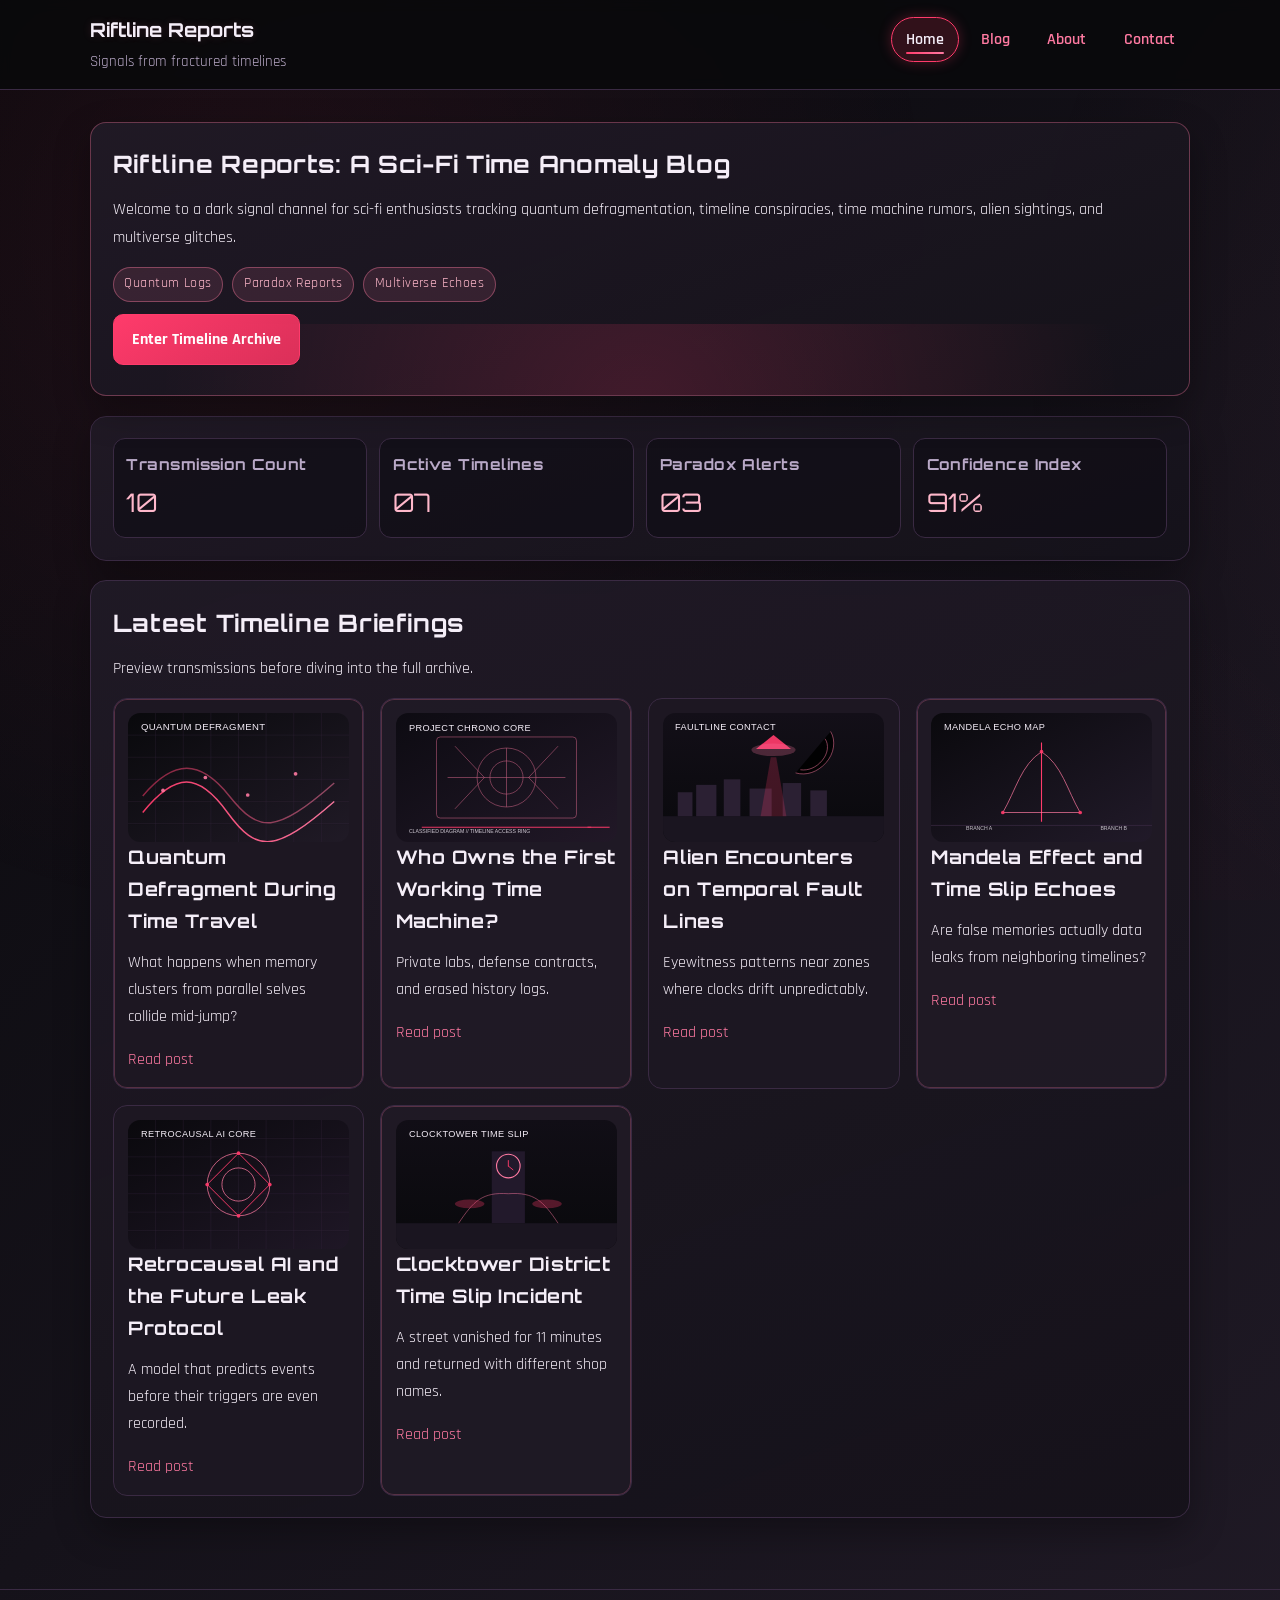
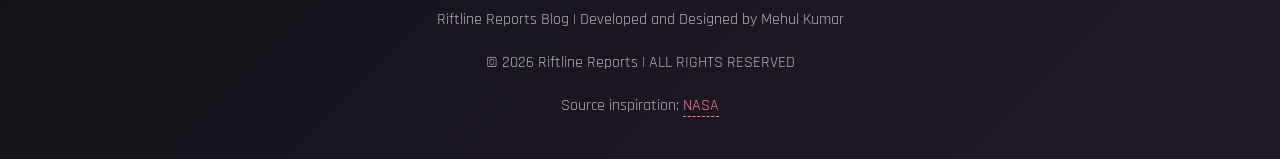
<file: index.html>
<!DOCTYPE html>
<html lang="en">
<head>
  <meta charset="UTF-8">
  <meta name="viewport" content="width=device-width, initial-scale=1.0">
  <title>Riftline Reports | Home</title>
  <link rel="preconnect" href="https://fonts.googleapis.com">
  <link rel="preconnect" href="https://fonts.gstatic.com" crossorigin>
  <link href="https://fonts.googleapis.com/css2?family=Orbitron:wght@500;700&family=Rajdhani:wght@400;500;600;700&display=swap" rel="stylesheet">
  <link rel="stylesheet" href="style.css">
</head>
<body class="page-home">
  <header class="site-header">
    <div class="container topbar">
      <div class="brand">
        <a class="brand-link" href="index.html">Riftline Reports</a>
        <p class="tagline">Signals from fractured timelines</p>
      </div>
      <nav class="main-nav" aria-label="Primary navigation">
        <ul class="nav-menu">
          <li><a class="active" href="index.html">Home</a></li>
          <li><a href="blog.html">Blog</a></li>
          <li><a href="about.html">About</a></li>
          <li><a href="contact.html">Contact</a></li>
        </ul>
      </nav>
    </div>
  </header>

  <main class="container">
    <section id="hero" class="panel hero-panel">
      <h1>Riftline Reports: A Sci-Fi Time Anomaly Blog</h1>
      <p>
        Welcome to a dark signal channel for sci-fi enthusiasts tracking quantum defragmentation,
        timeline conspiracies, time machine rumors, alien sightings, and multiverse glitches.
      </p>
      <div class="hero-tags">
        <span class="tag-chip">Quantum Logs</span>
        <span class="tag-chip">Paradox Reports</span>
        <span class="tag-chip">Multiverse Echoes</span>
      </div>
      <a class="btn" href="blog.html">Enter Timeline Archive</a>
    </section>

    <section class="panel signal-strip">
      <article class="signal-card">
        <h3>Transmission Count</h3>
        <p class="signal-value">10</p>
      </article>
      <article class="signal-card">
        <h3>Active Timelines</h3>
        <p class="signal-value">07</p>
      </article>
      <article class="signal-card">
        <h3>Paradox Alerts</h3>
        <p class="signal-value">03</p>
      </article>
      <article class="signal-card">
        <h3>Confidence Index</h3>
        <p class="signal-value">91%</p>
      </article>
    </section>

    <section class="panel">
      <h2>Latest Timeline Briefings</h2>
      <p>Preview transmissions before diving into the full archive.</p>
      <div class="preview-grid">
        <article class="preview-card" data-topic="time anomaly">
          <img src="quantum-defrag.svg" alt="Quantum defragment visualization">
          <h3>Quantum Defragment During Time Travel</h3>
          <p>What happens when memory clusters from parallel selves collide mid-jump?</p>
          <a href="blog.html#post-quantum">Read post</a>
        </article>
        <article class="preview-card" data-topic="time machine">
          <img src="time-machine-conspiracy.svg" alt="Blueprint of a hidden time machine">
          <h3>Who Owns the First Working Time Machine?</h3>
          <p>Private labs, defense contracts, and erased history logs.</p>
          <a href="blog.html#post-machine">Read post</a>
        </article>
        <article class="preview-card" data-topic="alien encounter">
          <img src="alien-faultline.svg" alt="Alien sighting near a temporal fault line">
          <h3>Alien Encounters on Temporal Fault Lines</h3>
          <p>Eyewitness patterns near zones where clocks drift unpredictably.</p>
          <a href="blog.html#post-aliens">Read post</a>
        </article>
        <article class="preview-card" data-topic="multiverse time slip">
          <img src="mandela-echo.svg" alt="Multiverse echo concept with split paths">
          <h3>Mandela Effect and Time Slip Echoes</h3>
          <p>Are false memories actually data leaks from neighboring timelines?</p>
          <a href="blog.html#post-mandela">Read post</a>
        </article>
        <article class="preview-card" data-topic="retrocausal ai">
          <img src="retrocausal-ai.svg" alt="Artificial intelligence predicting events before they happen">
          <h3>Retrocausal AI and the Future Leak Protocol</h3>
          <p>A model that predicts events before their triggers are even recorded.</p>
          <a href="blog.html#post-retro-ai">Read post</a>
        </article>
        <article class="preview-card" data-topic="clocktower time slip">
          <img src="clocktower-slip.svg" alt="Old clocktower surrounded by a time distortion field">
          <h3>Clocktower District Time Slip Incident</h3>
          <p>A street vanished for 11 minutes and returned with different shop names.</p>
          <a href="blog.html#post-clocktower">Read post</a>
        </article>
      </div>
    </section>
  </main>

  <footer class="site-footer">
    <div class="container">
      <p>Riftline Reports Blog | Developed and Designed by Mehul Kumar</p>
      <p>&copy; 2026 Riftline Reports | ALL RIGHTS RESERVED</p>
      <p>
        Source inspiration:
        <a href="https://www.nasa.gov/" target="_blank" rel="noopener noreferrer">NASA</a>
      </p>
    </div>
  </footer>
</body>
</html>
</file>
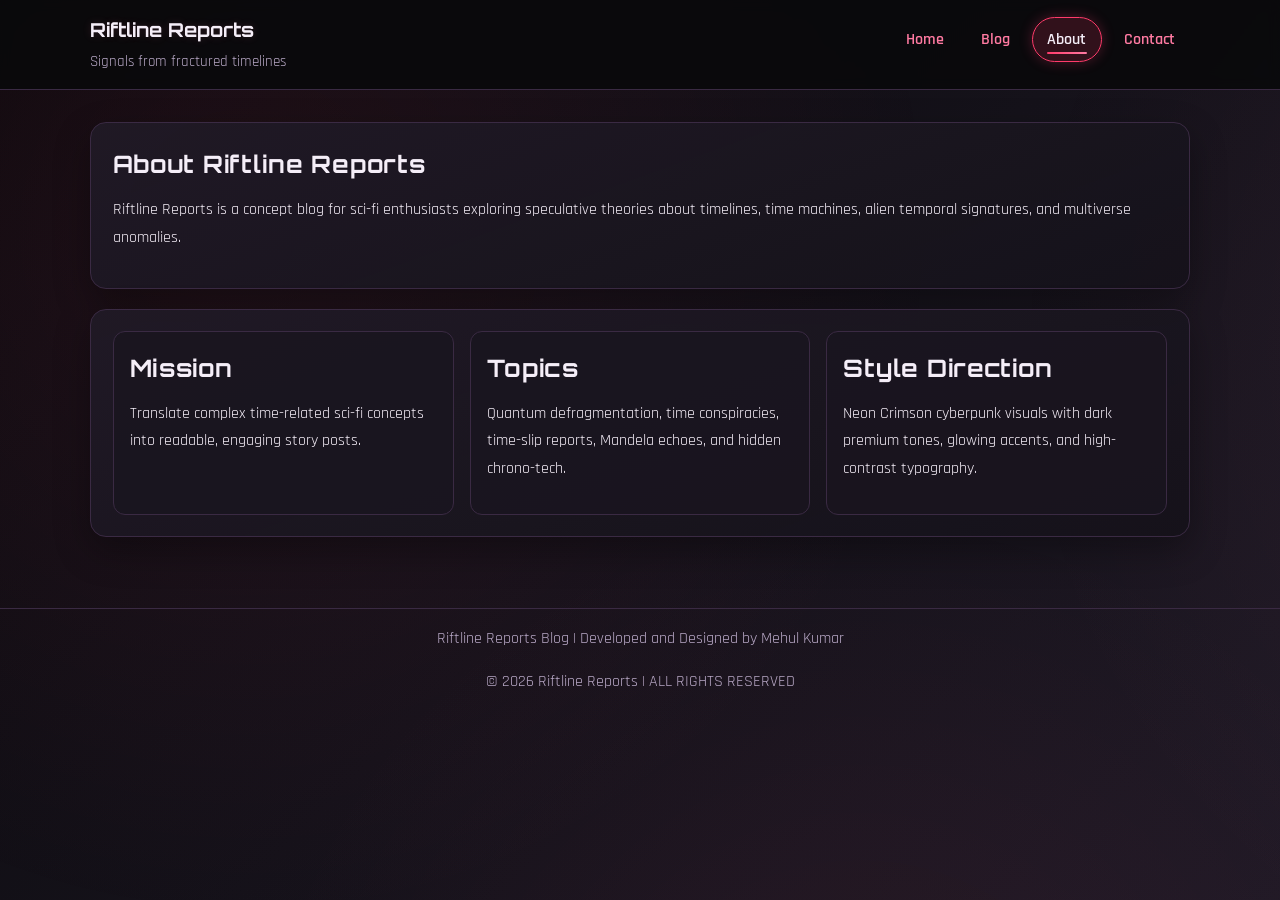
<file: about.html>
<!DOCTYPE html>
<html lang="en">
<head>
  <meta charset="UTF-8">
  <meta name="viewport" content="width=device-width, initial-scale=1.0">
  <title>Riftline Reports | About</title>
  <link rel="preconnect" href="https://fonts.googleapis.com">
  <link rel="preconnect" href="https://fonts.gstatic.com" crossorigin>
  <link href="https://fonts.googleapis.com/css2?family=Orbitron:wght@500;700&family=Rajdhani:wght@400;500;600;700&display=swap" rel="stylesheet">
  <link rel="stylesheet" href="style.css">
</head>
<body class="page-about">
  <header class="site-header">
    <div class="container topbar">
      <div class="brand">
        <a class="brand-link" href="index.html">Riftline Reports</a>
        <p class="tagline">Signals from fractured timelines</p>
      </div>
      <nav class="main-nav" aria-label="Primary navigation">
        <ul class="nav-menu">
          <li><a href="index.html">Home</a></li>
          <li><a href="blog.html">Blog</a></li>
          <li><a class="active" href="about.html">About</a></li>
          <li><a href="contact.html">Contact</a></li>
        </ul>
      </nav>
    </div>
  </header>

  <main class="container">
    <section class="panel">
      <h1>About Riftline Reports</h1>
      <p>
        Riftline Reports is a concept blog for sci-fi enthusiasts exploring speculative theories about
        timelines, time machines, alien temporal signatures, and multiverse anomalies.
      </p>
    </section>

    <section class="panel mission-grid">
      <article class="info-card">
        <h2>Mission</h2>
        <p>
          Translate complex time-related sci-fi concepts into readable, engaging story posts.
        </p>
      </article>
      <article class="info-card">
        <h2>Topics</h2>
        <p>
          Quantum defragmentation, time conspiracies, time-slip reports, Mandela echoes, and hidden chrono-tech.
        </p>
      </article>
      <article class="info-card">
        <h2>Style Direction</h2>
        <p>
          Neon Crimson cyberpunk visuals with dark premium tones, glowing accents, and high-contrast typography.
        </p>
      </article>
    </section>
  </main>

  <footer class="site-footer">
    <div class="container">
      <p>Riftline Reports Blog | Developed and Designed by Mehul Kumar</p>
      <p>&copy; 2026 Riftline Reports | ALL RIGHTS RESERVED</p>
    </div>
  </footer>
</body>
</html>
</file>
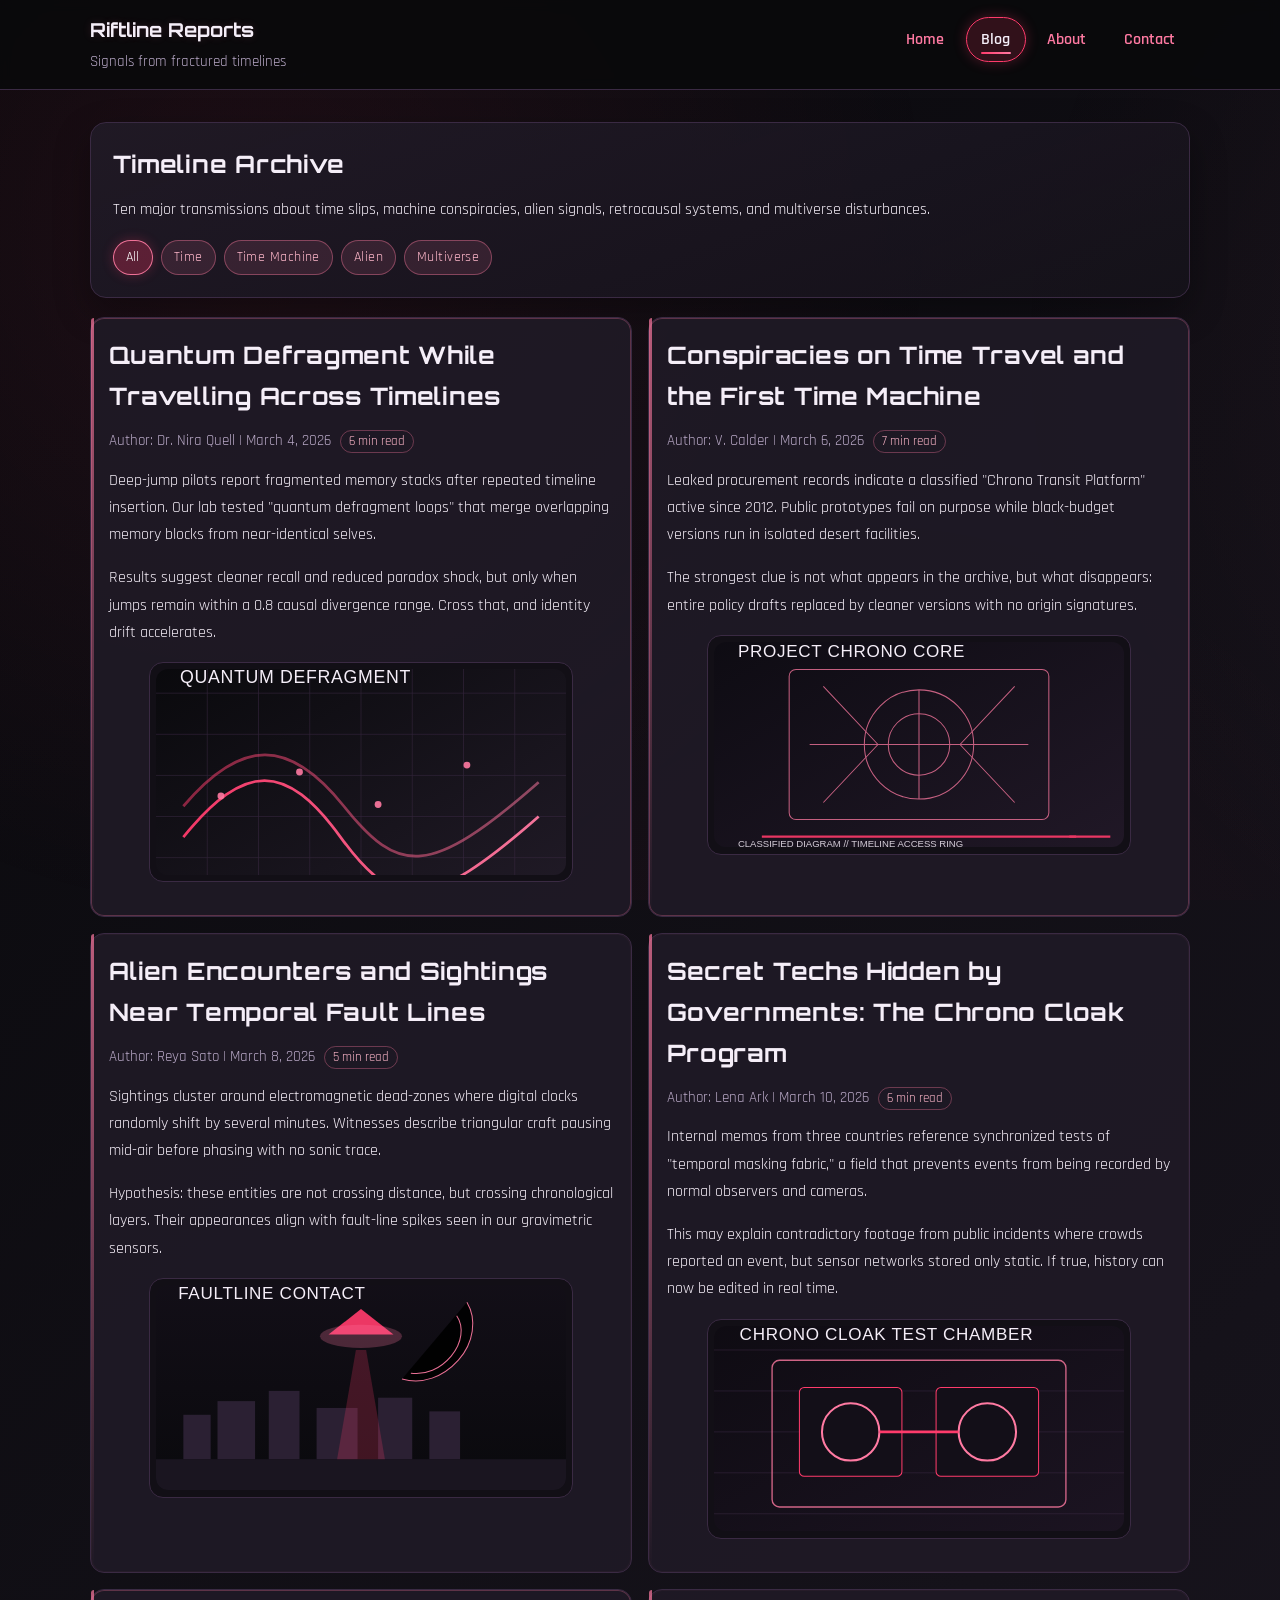
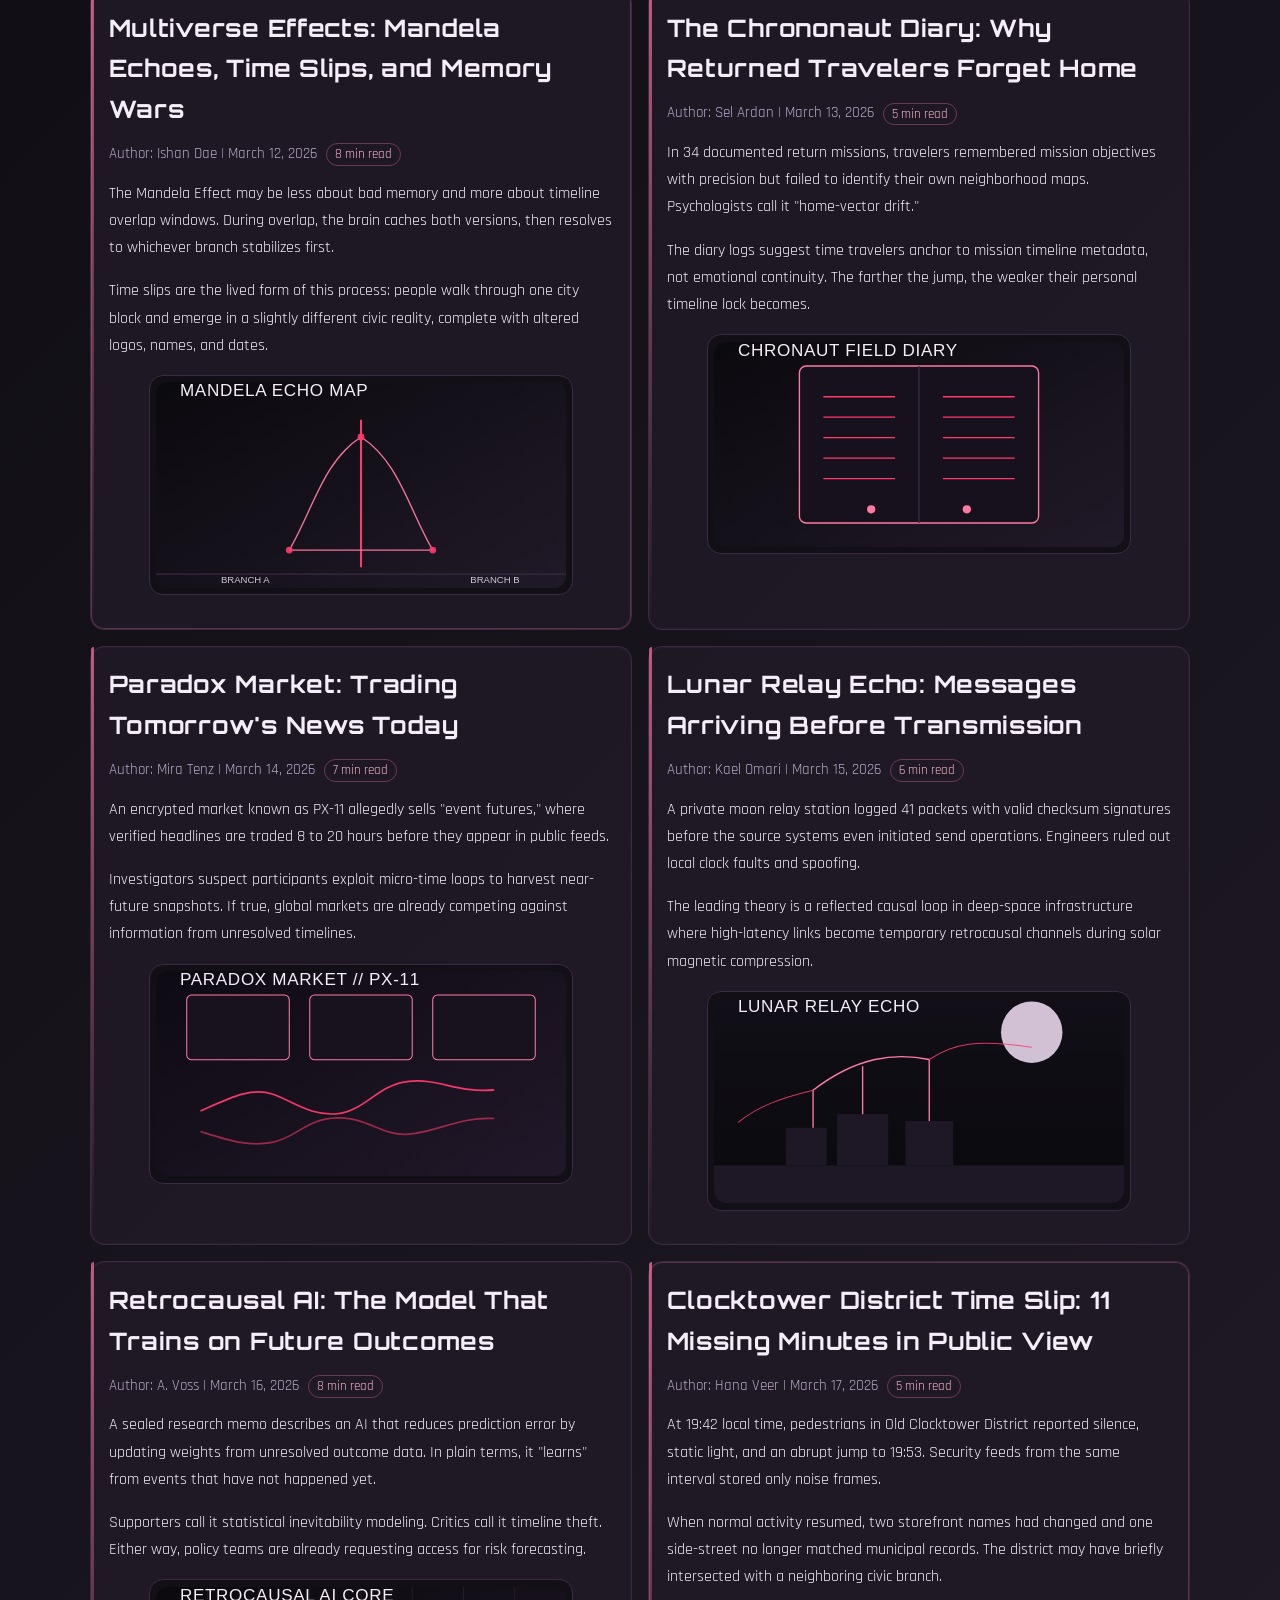
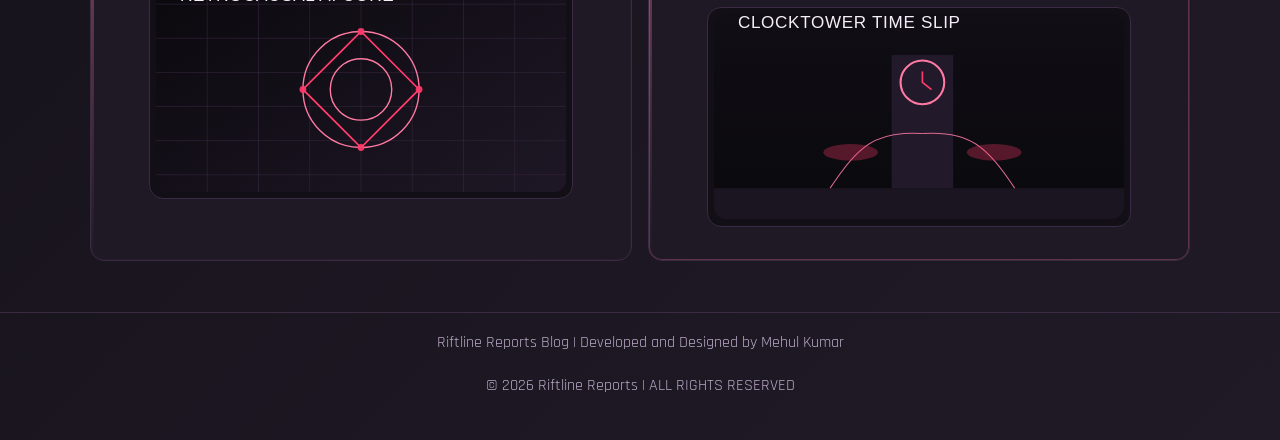
<file: blog.html>
<!DOCTYPE html>
<html lang="en">
<head>
  <meta charset="UTF-8">
  <meta name="viewport" content="width=device-width, initial-scale=1.0">
  <title>Riftline Reports | Blog</title>
  <link rel="preconnect" href="https://fonts.googleapis.com">
  <link rel="preconnect" href="https://fonts.gstatic.com" crossorigin>
  <link href="https://fonts.googleapis.com/css2?family=Orbitron:wght@500;700&family=Rajdhani:wght@400;500;600;700&display=swap" rel="stylesheet">
  <link rel="stylesheet" href="style.css">
</head>
<body class="page-blog">
  <header class="site-header">
    <div class="container topbar">
      <div class="brand">
        <a class="brand-link" href="index.html">Riftline Reports</a>
        <p class="tagline">Signals from fractured timelines</p>
      </div>
      <nav class="main-nav" aria-label="Primary navigation">
        <ul class="nav-menu">
          <li><a href="index.html">Home</a></li>
          <li><a class="active" href="blog.html">Blog</a></li>
          <li><a href="about.html">About</a></li>
          <li><a href="contact.html">Contact</a></li>
        </ul>
      </nav>
    </div>
  </header>

  <main class="container">
    <input class="filter-input" type="radio" name="post-filter" id="filter-all" checked>
    <input class="filter-input" type="radio" name="post-filter" id="filter-time">
    <input class="filter-input" type="radio" name="post-filter" id="filter-machine">
    <input class="filter-input" type="radio" name="post-filter" id="filter-alien">
    <input class="filter-input" type="radio" name="post-filter" id="filter-multiverse">

    <section class="panel">
      <h1>Timeline Archive</h1>
      <p>
        Ten major transmissions about time slips, machine conspiracies, alien signals, retrocausal systems,
        and multiverse disturbances.
      </p>
      <div class="filter-wrap" aria-label="Post filters">
        <label class="filter-chip" for="filter-all">All</label>
        <label class="filter-chip" for="filter-time">Time</label>
        <label class="filter-chip" for="filter-machine">Time Machine</label>
        <label class="filter-chip" for="filter-alien">Alien</label>
        <label class="filter-chip" for="filter-multiverse">Multiverse</label>
      </div>
    </section>

    <section class="posts-grid">
      <article class="post-card cat-time" id="post-quantum" data-topic="quantum time travel">
        <h2>Quantum Defragment While Travelling Across Timelines</h2>
        <p class="post-meta">Author: Dr. Nira Quell | <time datetime="2026-03-04">March 4, 2026</time> <span class="read-time">6 min read</span></p>
        <p>
          Deep-jump pilots report fragmented memory stacks after repeated timeline insertion. Our lab tested
          "quantum defragment loops" that merge overlapping memory blocks from near-identical selves.
        </p>
        <p>
          Results suggest cleaner recall and reduced paradox shock, but only when jumps remain within a
          0.8 causal divergence range. Cross that, and identity drift accelerates.
        </p>
        <figure class="media-frame">
          <img src="quantum-defrag.svg" alt="Illustration of quantum memory blocks reconnecting">
        </figure>
      </article>

      <article class="post-card cat-machine" id="post-machine" data-topic="time machine conspiracy">
        <h2>Conspiracies on Time Travel and the First Time Machine</h2>
        <p class="post-meta">Author: V. Calder | <time datetime="2026-03-06">March 6, 2026</time> <span class="read-time">7 min read</span></p>
        <p>
          Leaked procurement records indicate a classified "Chrono Transit Platform" active since 2012.
          Public prototypes fail on purpose while black-budget versions run in isolated desert facilities.
        </p>
        <p>
          The strongest clue is not what appears in the archive, but what disappears: entire policy drafts
          replaced by cleaner versions with no origin signatures.
        </p>
        <figure class="media-frame">
          <img src="time-machine-conspiracy.svg" alt="Concept blueprint of a secret time machine core">
        </figure>
      </article>

      <article class="post-card cat-alien" id="post-aliens" data-topic="alien temporal fault">
        <h2>Alien Encounters and Sightings Near Temporal Fault Lines</h2>
        <p class="post-meta">Author: Reya Sato | <time datetime="2026-03-08">March 8, 2026</time> <span class="read-time">5 min read</span></p>
        <p>
          Sightings cluster around electromagnetic dead-zones where digital clocks randomly shift by several
          minutes. Witnesses describe triangular craft pausing mid-air before phasing with no sonic trace.
        </p>
        <p>
          Hypothesis: these entities are not crossing distance, but crossing chronological layers.
          Their appearances align with fault-line spikes seen in our gravimetric sensors.
        </p>
        <figure class="media-frame">
          <img src="alien-faultline.svg" alt="Alien craft over a city split by a glowing timeline fault">
        </figure>
      </article>

      <article class="post-card cat-machine" id="post-secret-tech" data-topic="hidden technology government">
        <h2>Secret Techs Hidden by Governments: The Chrono Cloak Program</h2>
        <p class="post-meta">Author: Lena Ark | <time datetime="2026-03-10">March 10, 2026</time> <span class="read-time">6 min read</span></p>
        <p>
          Internal memos from three countries reference synchronized tests of "temporal masking fabric,"
          a field that prevents events from being recorded by normal observers and cameras.
        </p>
        <p>
          This may explain contradictory footage from public incidents where crowds reported an event,
          but sensor networks stored only static. If true, history can now be edited in real time.
        </p>
        <figure class="media-frame">
          <img src="secret-chronotech.svg" alt="Classified lab testing cloaked future technology">
        </figure>
      </article>

      <article class="post-card cat-time cat-multiverse" id="post-mandela" data-topic="multiverse mandela time slip">
        <h2>Multiverse Effects: Mandela Echoes, Time Slips, and Memory Wars</h2>
        <p class="post-meta">Author: Ishan Dae | <time datetime="2026-03-12">March 12, 2026</time> <span class="read-time">8 min read</span></p>
        <p>
          The Mandela Effect may be less about bad memory and more about timeline overlap windows.
          During overlap, the brain caches both versions, then resolves to whichever branch stabilizes first.
        </p>
        <p>
          Time slips are the lived form of this process: people walk through one city block and emerge in
          a slightly different civic reality, complete with altered logos, names, and dates.
        </p>
        <figure class="media-frame">
          <img src="mandela-echo.svg" alt="Two parallel realities producing echoing memories">
        </figure>
      </article>

      <article class="post-card cat-time" id="post-chrononaut" data-topic="chrononaut memory case">
        <h2>The Chrononaut Diary: Why Returned Travelers Forget Home</h2>
        <p class="post-meta">Author: Sel Ardan | <time datetime="2026-03-13">March 13, 2026</time> <span class="read-time">5 min read</span></p>
        <p>
          In 34 documented return missions, travelers remembered mission objectives with precision but failed
          to identify their own neighborhood maps. Psychologists call it "home-vector drift."
        </p>
        <p>
          The diary logs suggest time travelers anchor to mission timeline metadata, not emotional continuity.
          The farther the jump, the weaker their personal timeline lock becomes.
        </p>
        <figure class="media-frame">
          <img src="chrononaut-diary.svg" alt="Chrononaut diary with fragmented memory coordinates">
        </figure>
      </article>

      <article class="post-card cat-time" id="post-paradox-market" data-topic="paradox trading network">
        <h2>Paradox Market: Trading Tomorrow's News Today</h2>
        <p class="post-meta">Author: Mira Tenz | <time datetime="2026-03-14">March 14, 2026</time> <span class="read-time">7 min read</span></p>
        <p>
          An encrypted market known as PX-11 allegedly sells "event futures," where verified headlines are traded
          8 to 20 hours before they appear in public feeds.
        </p>
        <p>
          Investigators suspect participants exploit micro-time loops to harvest near-future snapshots. If true,
          global markets are already competing against information from unresolved timelines.
        </p>
        <figure class="media-frame">
          <img src="paradox-market.svg" alt="Dark digital marketplace trading future event data">
        </figure>
      </article>

      <article class="post-card cat-time" id="post-lunar-relay" data-topic="lunar relay anomaly">
        <h2>Lunar Relay Echo: Messages Arriving Before Transmission</h2>
        <p class="post-meta">Author: Kael Omari | <time datetime="2026-03-15">March 15, 2026</time> <span class="read-time">6 min read</span></p>
        <p>
          A private moon relay station logged 41 packets with valid checksum signatures before the source systems
          even initiated send operations. Engineers ruled out local clock faults and spoofing.
        </p>
        <p>
          The leading theory is a reflected causal loop in deep-space infrastructure where high-latency links become
          temporary retrocausal channels during solar magnetic compression.
        </p>
        <figure class="media-frame">
          <img src="lunar-relay.svg" alt="Moon communications relay receiving data before send time">
        </figure>
      </article>

      <article class="post-card cat-machine" id="post-retro-ai" data-topic="retrocausal ai">
        <h2>Retrocausal AI: The Model That Trains on Future Outcomes</h2>
        <p class="post-meta">Author: A. Voss | <time datetime="2026-03-16">March 16, 2026</time> <span class="read-time">8 min read</span></p>
        <p>
          A sealed research memo describes an AI that reduces prediction error by updating weights from
          unresolved outcome data. In plain terms, it "learns" from events that have not happened yet.
        </p>
        <p>
          Supporters call it statistical inevitability modeling. Critics call it timeline theft.
          Either way, policy teams are already requesting access for risk forecasting.
        </p>
        <figure class="media-frame">
          <img src="retrocausal-ai.svg" alt="Retrocausal artificial intelligence reading future outcome vectors">
        </figure>
      </article>

      <article class="post-card cat-time cat-multiverse" id="post-clocktower" data-topic="clocktower urban time slip">
        <h2>Clocktower District Time Slip: 11 Missing Minutes in Public View</h2>
        <p class="post-meta">Author: Hana Veer | <time datetime="2026-03-17">March 17, 2026</time> <span class="read-time">5 min read</span></p>
        <p>
          At 19:42 local time, pedestrians in Old Clocktower District reported silence, static light, and an
          abrupt jump to 19:53. Security feeds from the same interval stored only noise frames.
        </p>
        <p>
          When normal activity resumed, two storefront names had changed and one side-street no longer matched
          municipal records. The district may have briefly intersected with a neighboring civic branch.
        </p>
        <figure class="media-frame">
          <img src="clocktower-slip.svg" alt="Historic clocktower area distorted by a time-slip field">
        </figure>
      </article>
    </section>
  </main>

  <footer class="site-footer">
    <div class="container">
      <p>Riftline Reports Blog | Developed and Designed by Mehul Kumar</p>
      <p>&copy; 2026 Riftline Reports | ALL RIGHTS RESERVED</p>
    </div>
  </footer>
</body>
</html>
</file>
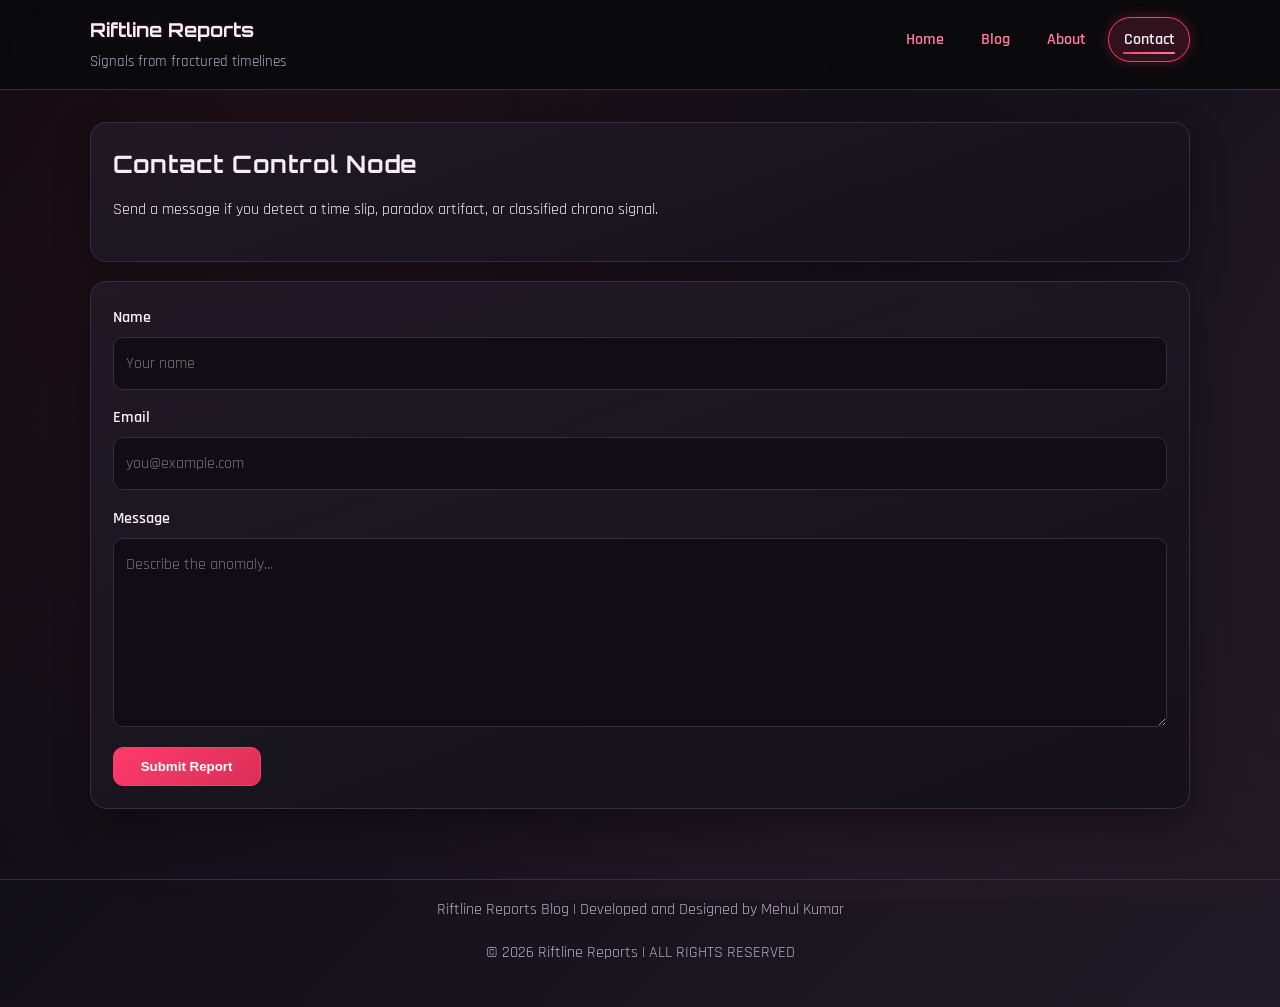
<file: contact.html>
<!DOCTYPE html>
<html lang="en">
<head>
  <meta charset="UTF-8">
  <meta name="viewport" content="width=device-width, initial-scale=1.0">
  <title>Riftline Reports | Contact</title>
  <link rel="preconnect" href="https://fonts.googleapis.com">
  <link rel="preconnect" href="https://fonts.gstatic.com" crossorigin>
  <link href="https://fonts.googleapis.com/css2?family=Orbitron:wght@500;700&family=Rajdhani:wght@400;500;600;700&display=swap" rel="stylesheet">
  <link rel="stylesheet" href="style.css">
</head>
<body class="page-contact">
  <header class="site-header">
    <div class="container topbar">
      <div class="brand">
        <a class="brand-link" href="index.html">Riftline Reports</a>
        <p class="tagline">Signals from fractured timelines</p>
      </div>
      <nav class="main-nav" aria-label="Primary navigation">
        <ul class="nav-menu">
          <li><a href="index.html">Home</a></li>
          <li><a href="blog.html">Blog</a></li>
          <li><a href="about.html">About</a></li>
          <li><a class="active" href="contact.html">Contact</a></li>
        </ul>
      </nav>
    </div>
  </header>

  <main class="container">
    <section class="panel">
      <h1>Contact Control Node</h1>
      <p>Send a message if you detect a time slip, paradox artifact, or classified chrono signal.</p>
    </section>

    <section class="panel">
      <form id="contact-form" class="contact-form" action="#" method="post">
        <div class="form-field">
          <label for="name">Name</label>
          <input type="text" id="name" name="name" placeholder="Your name" required>
        </div>

        <div class="form-field">
          <label for="email">Email</label>
          <input type="email" id="email" name="email" placeholder="you@example.com" required>
        </div>

        <div class="form-field">
          <label for="message">Message</label>
          <textarea id="message" name="message" rows="6" placeholder="Describe the anomaly..." required></textarea>
        </div>

        <button class="btn" type="submit">Submit Report</button>
      </form>
    </section>
  </main>

  <footer class="site-footer">
    <div class="container">
      <p>Riftline Reports Blog | Developed and Designed by Mehul Kumar</p>
      <p>&copy; 2026 Riftline Reports | ALL RIGHTS RESERVED</p>
    </div>
  </footer>
</body>
</html>
</file>
<file: style.css>
:root {
  --bg: #09090c;
  --surface: #15121a;
  --card: #201a26;
  --text: #f5eef8;
  --muted: #b9a9c7;
  --accent: #ff3b6b;
  --accent-2: #ff7aa2;
  --accent-3: #ffb8cb;
  --line: #3a2a43;
  --glow: rgba(255, 59, 107, 0.28);
}

* {
  box-sizing: border-box;
}

html {
  scroll-behavior: smooth;
}

body {
  position: relative;
  margin: 0;
  min-height: 100vh;
  overflow-x: hidden;
  font-family: "Rajdhani", "Segoe UI", sans-serif;
  line-height: 1.7;
  color: var(--text);
  background: linear-gradient(135deg, #09090c 0%, #15121a 52%, #201a26 100%);
}

body::before {
  content: "";
  position: fixed;
  inset: 0;
  pointer-events: none;
  background:
    radial-gradient(circle at 12% 16%, rgba(255, 59, 107, 0.08), transparent 32%),
    radial-gradient(circle at 84% 24%, rgba(255, 122, 162, 0.06), transparent 35%),
    radial-gradient(circle at 42% 78%, rgba(255, 59, 107, 0.05), transparent 38%);
  background-size: 160% 160%;
  animation: ambientDrift 16s ease-in-out infinite alternate;
  z-index: -2;
}

body::after {
  content: "";
  position: fixed;
  inset: 0;
  pointer-events: none;
  background: repeating-linear-gradient(
    to bottom,
    rgba(255, 255, 255, 0.03) 0,
    rgba(255, 255, 255, 0.03) 1px,
    transparent 2px,
    transparent 4px
  );
  opacity: 0.06;
  z-index: -1;
}

h1,
h2,
h3 {
  margin-top: 0;
  margin-bottom: 0.7rem;
  font-family: "Orbitron", "Segoe UI", sans-serif;
  letter-spacing: 0.03em;
}

p {
  margin-top: 0;
  margin-bottom: 1rem;
}

img {
  display: block;
  width: 100%;
  max-width: 100%;
  border-radius: 12px;
}

a {
  color: var(--accent-2);
  text-decoration: none;
}

a:hover {
  color: var(--accent);
}

a:active {
  opacity: 0.88;
}

a[target="_blank"] {
  border-bottom: 1px dashed var(--accent-2);
}

.container {
  width: min(1100px, 92%);
  margin-right: auto;
  margin-left: auto;
}

.site-header {
  position: relative;
  z-index: 5;
  border-bottom: 1px solid var(--line);
  background: rgba(9, 9, 12, 0.9);
  backdrop-filter: blur(6px);
  transition: border-color 0.25s ease;
}

.site-header:hover {
  border-color: rgba(255, 122, 162, 0.45);
}

.topbar {
  display: flex;
  align-items: center;
  justify-content: space-between;
  gap: 1rem;
  padding-top: 0.9rem;
  padding-bottom: 0.9rem;
}

.brand-link {
  color: var(--text);
  font-family: "Orbitron", "Segoe UI", sans-serif;
  font-size: 1.2rem;
  font-weight: 700;
  text-shadow: 0 0 8px rgba(255, 122, 162, 0.16);
}

.tagline {
  margin: 0.1rem 0 0;
  color: var(--muted);
  font-size: 0.95rem;
}

.nav-menu {
  display: flex;
  align-items: center;
  gap: 0.4rem;
  margin: 0;
  padding: 0;
  list-style: none;
}

.nav-menu > li > a {
  position: relative;
  display: inline-block;
  padding: 0.5rem 0.9rem;
  border: 1px solid transparent;
  border-radius: 999px;
  font-weight: 600;
  overflow: hidden;
  transition: 0.25s ease;
}

.nav-menu > li > a::after {
  content: "";
  position: absolute;
  left: 14px;
  right: 14px;
  bottom: 7px;
  height: 2px;
  border-radius: 99px;
  background: linear-gradient(90deg, var(--accent), var(--accent-2));
  transform: scaleX(0);
  transform-origin: left;
  transition: transform 0.25s ease;
}

.nav-menu > li > a:hover,
.nav-menu > li > a.active {
  color: var(--text);
  border-color: var(--accent);
  background: rgba(255, 59, 107, 0.16);
  box-shadow: 0 0 0.8rem var(--glow);
}

.nav-menu > li > a:hover::after,
.nav-menu > li > a.active::after {
  transform: scaleX(1);
}

.nav-menu > li > a:focus {
  outline: 2px solid var(--accent-2);
  outline-offset: 2px;
}

main {
  padding-top: 2rem;
  padding-bottom: 2.2rem;
}

.panel {
  margin-bottom: 1.2rem;
  padding: 1.35rem;
  border: 1px solid var(--line);
  border-radius: 16px;
  background: linear-gradient(160deg, rgba(32, 26, 38, 0.96), rgba(21, 18, 26, 0.92));
  box-shadow: 0 14px 36px rgba(0, 0, 0, 0.32);
  transition: transform 0.3s ease, border-color 0.3s ease, box-shadow 0.3s ease;
}

.panel:hover {
  transform: translateY(-2px);
  border-color: rgba(255, 122, 162, 0.34);
  box-shadow: 0 18px 38px rgba(0, 0, 0, 0.36);
}

#hero {
  border-color: rgba(255, 122, 162, 0.35);
  overflow: hidden;
}

#hero::after {
  content: "";
  position: absolute;
  inset: auto -12% -40% -12%;
  height: 180px;
  background: radial-gradient(circle, rgba(255, 59, 107, 0.18), transparent 70%);
  animation: pulseGlow 4s ease-in-out infinite;
  pointer-events: none;
}

.hero-panel {
  position: relative;
}

.hero-tags {
  display: flex;
  flex-wrap: wrap;
  gap: 0.55rem;
  margin-bottom: 0.35rem;
}

.tag-chip {
  padding: 0.28rem 0.68rem;
  border: 1px solid rgba(255, 122, 162, 0.4);
  border-radius: 999px;
  background: rgba(255, 122, 162, 0.12);
  color: var(--accent-3);
  font-size: 0.88rem;
  letter-spacing: 0.03em;
  transition: transform 0.25s ease, border-color 0.25s ease, background-color 0.25s ease;
}

.tag-chip:hover {
  transform: translateY(-2px);
  border-color: rgba(255, 122, 162, 0.65);
  background: rgba(255, 122, 162, 0.2);
}

.signal-strip {
  display: grid;
  grid-template-columns: repeat(4, minmax(0, 1fr));
  gap: 0.75rem;
}

.signal-card {
  padding: 0.8rem;
  border: 1px solid var(--line);
  border-radius: 12px;
  background: rgba(17, 14, 22, 0.7);
  transition: transform 0.25s ease, border-color 0.25s ease, box-shadow 0.25s ease;
}

.signal-card:hover {
  transform: translateY(-3px);
  border-color: rgba(255, 122, 162, 0.5);
  box-shadow: 0 0.7rem 1.3rem rgba(0, 0, 0, 0.26);
}

.signal-card h3 {
  margin-bottom: 0.2rem;
  font-size: 0.95rem;
  color: var(--muted);
}

.signal-value {
  margin-bottom: 0;
  font-family: "Orbitron", "Segoe UI", sans-serif;
  font-size: 1.6rem;
  color: var(--accent-3);
}

.filter-wrap {
  display: flex;
  flex-wrap: wrap;
  gap: 0.5rem;
  margin-top: 0.8rem;
}

.filter-input {
  position: absolute;
  opacity: 0;
  pointer-events: none;
}

.filter-chip {
  padding: 0.28rem 0.75rem;
  border: 1px solid rgba(255, 122, 162, 0.4);
  border-radius: 999px;
  background: rgba(255, 122, 162, 0.12);
  color: var(--accent-3);
  font-size: 0.9rem;
  letter-spacing: 0.03em;
  cursor: pointer;
  transition: transform 0.25s ease, border-color 0.25s ease, background-color 0.25s ease;
}

.filter-chip:hover {
  transform: translateY(-2px);
  border-color: rgba(255, 122, 162, 0.7);
  background: rgba(255, 122, 162, 0.22);
}

#filter-all:checked ~ .panel .filter-chip[for="filter-all"],
#filter-time:checked ~ .panel .filter-chip[for="filter-time"],
#filter-machine:checked ~ .panel .filter-chip[for="filter-machine"],
#filter-alien:checked ~ .panel .filter-chip[for="filter-alien"],
#filter-multiverse:checked ~ .panel .filter-chip[for="filter-multiverse"] {
  border-color: rgba(255, 122, 162, 0.9);
  background: rgba(255, 59, 107, 0.28);
  color: #fff;
  box-shadow: 0 0 0.7rem rgba(255, 59, 107, 0.25);
}

#filter-time:checked ~ .posts-grid .post-card,
#filter-machine:checked ~ .posts-grid .post-card,
#filter-alien:checked ~ .posts-grid .post-card,
#filter-multiverse:checked ~ .posts-grid .post-card {
  display: none;
}

#filter-time:checked ~ .posts-grid .cat-time,
#filter-machine:checked ~ .posts-grid .cat-machine,
#filter-alien:checked ~ .posts-grid .cat-alien,
#filter-multiverse:checked ~ .posts-grid .cat-multiverse {
  display: block;
}

.btn {
  position: relative;
  display: inline-block;
  min-width: 148px;
  margin-top: 0.4rem;
  padding: 0.68rem 1.15rem;
  border: 1px solid var(--accent);
  border-radius: 10px;
  background: linear-gradient(145deg, #ff3b6b, #d92f58);
  color: #fff;
  font-weight: 700;
  text-align: center;
  cursor: pointer;
  overflow: hidden;
  transition: transform 0.25s ease, box-shadow 0.25s ease, filter 0.25s ease;
}

.btn::before {
  content: "";
  position: absolute;
  top: 0;
  left: -150%;
  width: 70%;
  height: 100%;
  background: linear-gradient(110deg, transparent, rgba(255, 255, 255, 0.28), transparent);
  transform: skewX(-16deg);
  transition: left 0.55s ease;
}

.btn:hover {
  transform: translateY(-2px);
  box-shadow: 0 0.6rem 1.2rem rgba(255, 59, 107, 0.3);
  filter: saturate(1.08);
}

.btn:hover::before {
  left: 145%;
}

.btn:active {
  transform: translateY(1px);
}

.btn:focus-visible {
  outline: 2px solid var(--accent-2);
  outline-offset: 2px;
}

.preview-grid {
  display: grid;
  grid-template-columns: repeat(auto-fit, minmax(220px, 1fr));
  gap: 1rem;
  margin-top: 1rem;
}

.preview-card {
  position: relative;
  padding: 0.9rem;
  border: 1px solid var(--line);
  border-radius: 14px;
  background-color: rgba(32, 26, 38, 0.85);
  overflow: hidden;
  transition: transform 0.28s ease, border-color 0.28s ease, box-shadow 0.28s ease;
}

.preview-card img {
  transition: transform 0.45s ease, filter 0.35s ease;
}

.preview-card:hover {
  transform: translateY(-4px);
  border-color: var(--accent);
  box-shadow: 0 0.9rem 1.5rem rgba(255, 59, 107, 0.16);
}

.preview-card:hover img {
  transform: scale(1.04);
  filter: saturate(1.08);
}

.preview-card:nth-child(odd) {
  background-color: rgba(29, 24, 35, 0.9);
}

[data-topic*="time"] {
  box-shadow: inset 0 0 0 1px rgba(255, 122, 162, 0.25);
}

.posts-grid {
  display: grid;
  grid-template-columns: repeat(2, minmax(0, 1fr));
  gap: 1rem;
}

.post-card {
  position: relative;
  width: 100%;
  min-height: 360px;
  padding: 1.1rem;
  border: 1px solid var(--line);
  border-radius: 14px;
  background-color: rgba(32, 26, 38, 0.9);
  transition: transform 0.3s ease, border-color 0.3s ease, box-shadow 0.3s ease;
  animation: revealUp 0.7s ease both;
}

.post-card::before {
  content: "";
  position: absolute;
  inset: 0 auto 0 0;
  width: 3px;
  border-radius: 14px 0 0 14px;
  background: linear-gradient(180deg, var(--accent-2), transparent);
  opacity: 0.7;
}

.post-card::after {
  content: "";
  position: absolute;
  inset: 0;
  border-radius: 14px;
  pointer-events: none;
  box-shadow: inset 0 0 0 1px rgba(255, 122, 162, 0.04);
  transition: box-shadow 0.3s ease;
}

.post-card:hover {
  transform: translateY(-5px);
  border-color: rgba(255, 122, 162, 0.65);
  box-shadow: 0 1rem 1.6rem rgba(0, 0, 0, 0.32);
}

.post-card:hover::after {
  box-shadow: inset 0 0 0 1px rgba(255, 122, 162, 0.2);
}

.posts-grid .post-card:nth-child(1) { animation-delay: 0.03s; }
.posts-grid .post-card:nth-child(2) { animation-delay: 0.07s; }
.posts-grid .post-card:nth-child(3) { animation-delay: 0.11s; }
.posts-grid .post-card:nth-child(4) { animation-delay: 0.15s; }
.posts-grid .post-card:nth-child(5) { animation-delay: 0.19s; }
.posts-grid .post-card:nth-child(6) { animation-delay: 0.23s; }
.posts-grid .post-card:nth-child(7) { animation-delay: 0.27s; }
.posts-grid .post-card:nth-child(8) { animation-delay: 0.31s; }
.posts-grid .post-card:nth-child(9) { animation-delay: 0.35s; }
.posts-grid .post-card:nth-child(10) { animation-delay: 0.39s; }

.read-time {
  margin-left: 0.35rem;
  padding: 0.12rem 0.48rem;
  border: 1px solid rgba(255, 122, 162, 0.35);
  border-radius: 999px;
  color: var(--accent-3);
  font-size: 0.82rem;
}

.post-card h2 + .post-meta {
  color: var(--muted);
  font-size: 0.95rem;
}

.post-meta {
  margin-bottom: 0.8rem;
}

.media-frame {
  height: 220px;
  margin-top: 0.8rem;
  padding: 0.4rem;
  border: 1px solid var(--line);
  border-radius: 14px;
  background: #120f16;
  transition: border-color 0.3s ease;
}

.post-card:hover .media-frame {
  border-color: rgba(255, 122, 162, 0.55);
}

.media-frame img {
  height: 100%;
  object-fit: cover;
  transition: transform 0.45s ease;
}

.post-card:hover .media-frame img {
  transform: scale(1.03);
}

.mission-grid {
  display: grid;
  grid-template-columns: repeat(3, minmax(0, 1fr));
  gap: 1rem;
}

.info-card {
  padding: 1rem;
  border: 1px solid var(--line);
  border-radius: 12px;
  background: rgba(26, 21, 31, 0.88);
  transition: transform 0.28s ease, border-color 0.28s ease, box-shadow 0.28s ease;
}

.info-card:hover {
  transform: translateY(-4px);
  border-color: rgba(255, 122, 162, 0.55);
  box-shadow: 0 0.8rem 1.4rem rgba(0, 0, 0, 0.25);
}

#contact-form {
  width: 100%;
}

.contact-form > .form-field {
  display: flex;
  flex-direction: column;
  margin-bottom: 0.9rem;
}

.form-field label {
  margin-bottom: 0.35rem;
  font-weight: 600;
}

input[type="text"],
input[type="email"],
textarea {
  padding: 0.75rem;
  border: 1px solid var(--line);
  border-radius: 10px;
  background: #100d14;
  color: var(--text);
  font: inherit;
  transition: border-color 0.25s ease, background-color 0.25s ease, box-shadow 0.25s ease;
}

input[type="text"]:hover,
input[type="email"]:hover,
textarea:hover {
  border-color: rgba(255, 122, 162, 0.45);
  background: #140f19;
}

textarea {
  resize: vertical;
}

input[type="text"]:focus,
input[type="email"]:focus,
textarea:focus {
  border-color: var(--accent);
  outline: 2px solid rgba(255, 59, 107, 0.24);
  outline-offset: 0;
}

.site-footer {
  margin-top: 1rem;
  padding: 1rem 0 1.5rem;
  border-top: 1px solid var(--line);
  color: var(--muted);
  text-align: center;
}

.site-footer a {
  transition: color 0.25s ease, text-shadow 0.25s ease;
}

.site-footer a:hover {
  text-shadow: 0 0 8px rgba(255, 122, 162, 0.35);
}

@keyframes revealUp {
  from {
    opacity: 0;
    transform: translateY(14px);
  }
  to {
    opacity: 1;
    transform: translateY(0);
  }
}

@keyframes pulseGlow {
  0%,
  100% {
    opacity: 0.55;
    transform: translateY(0);
  }
  50% {
    opacity: 0.95;
    transform: translateY(-8px);
  }
}

@keyframes ambientDrift {
  0% {
    background-position: 0% 0%;
  }
  100% {
    background-position: 100% 80%;
  }
}

@media (prefers-reduced-motion: reduce) {
  *,
  *::before,
  *::after {
    animation: none !important;
    transition: none !important;
  }

  html {
    scroll-behavior: auto;
  }
}

@media (max-width: 960px) {
  .posts-grid {
    grid-template-columns: 1fr;
  }

  .signal-strip {
    grid-template-columns: 1fr 1fr;
  }

  .mission-grid {
    grid-template-columns: 1fr 1fr;
  }
}

@media (max-width: 700px) {
  .topbar {
    flex-direction: column;
    align-items: flex-start;
  }

  .nav-menu {
    flex-wrap: wrap;
  }

  .panel {
    padding: 1rem;
  }

  .signal-strip {
    grid-template-columns: 1fr;
  }

  .mission-grid {
    grid-template-columns: 1fr;
  }

  .media-frame {
    height: 180px;
  }
}
</file>
